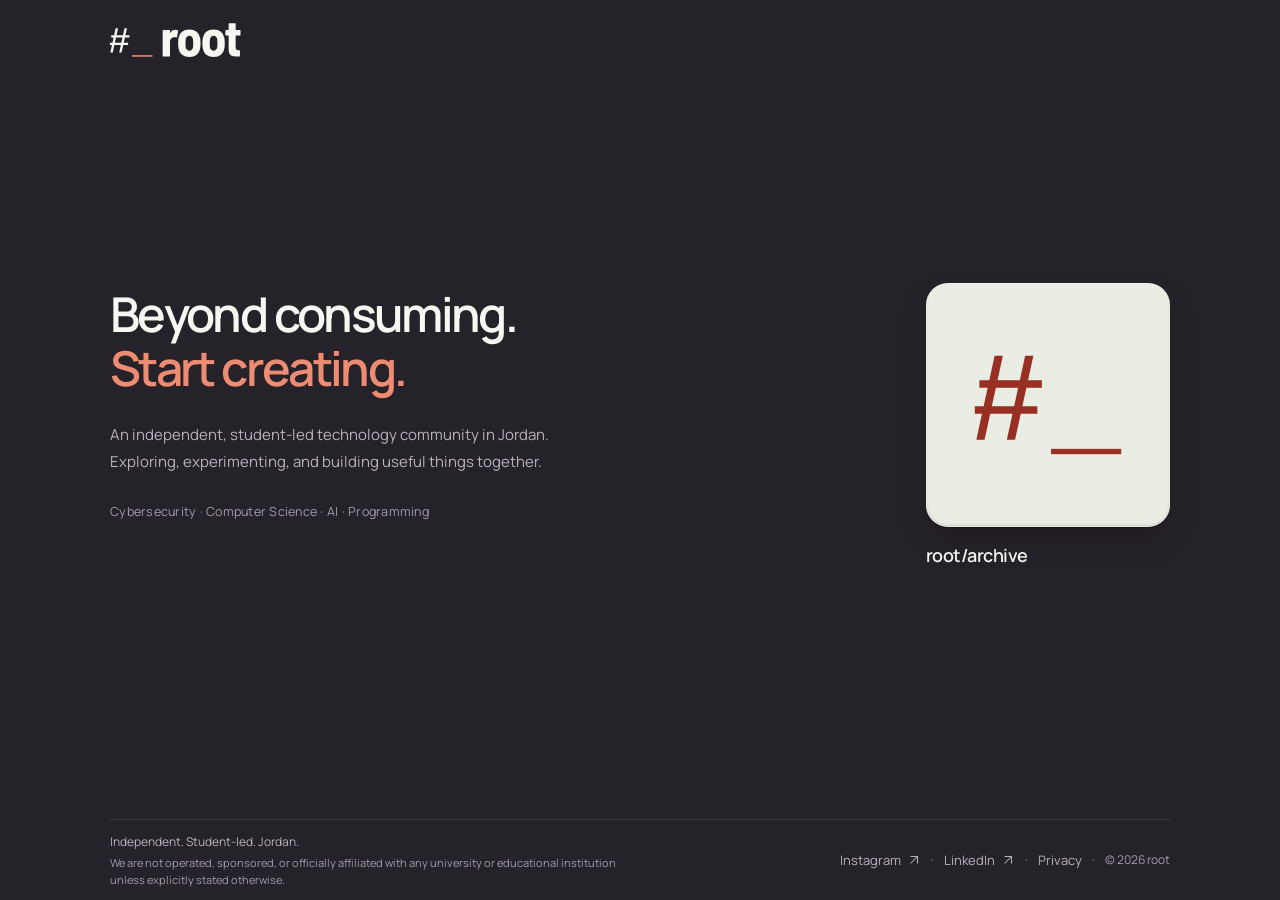
<file: site/index.html>
<!doctype html>
<html lang="en">
<head>
  <meta charset="utf-8">
  <meta name="viewport" content="width=device-width, initial-scale=1">
  <meta name="color-scheme" content="dark">
  <meta name="theme-color" content="#262229">
  <title>root — Beyond consuming. Start creating.</title>
  <meta name="description" content="An independent, student-led technology community in Jordan. Exploring, experimenting, and building useful things together.">
  <link rel="canonical" href="https://rootamman.com/">
  <meta property="og:type" content="website">
  <meta property="og:site_name" content="root">
  <meta property="og:locale" content="en_US">
  <meta property="og:title" content="root — Beyond consuming. Start creating.">
  <meta property="og:description" content="An independent, student-led technology community in Jordan. Exploring, experimenting, and building useful things together.">
  <meta property="og:url" content="https://rootamman.com/">
  <meta property="og:image" content="https://rootamman.com/assets/social/root-og.png">
  <meta property="og:image:width" content="1200">
  <meta property="og:image:height" content="630">
  <meta property="og:image:alt" content="The root wordmark. Beyond consuming. Start creating. Independent. Student-led. Jordan.">
  <meta name="twitter:card" content="summary_large_image">
  <link rel="icon" href="assets/brand/root.svg" type="image/svg+xml">
  <link rel="preload" href="assets/fonts/manrope-latin-wght-5.3.0.woff2" as="font" type="font/woff2" crossorigin>
  <link rel="stylesheet" href="styles.css">
</head>
<body id="top">
  <a class="skip-link" href="#main">Skip to content</a>

  <header class="site-header wrap">
    <a class="brand" href="#top" aria-label="root — home">
      <img src="assets/brand/root-barlow-lockup-dark-transparent.svg" width="900" height="330" alt="root">
    </a>
  </header>

  <main id="main" class="wrap" tabindex="-1">
    <div class="hero">
      <div class="hero-left" id="about">
        <h1>Beyond consuming.<br><span>Start creating.</span></h1>
        <p class="hero-copy">An independent, student-led technology community in Jordan. Exploring, experimenting, and building useful things together.</p>
        <p class="hero-topics">Cybersecurity · Computer Science · AI · Programming</p>
      </div>
      <div class="hero-right">
        <a class="project-archive" href="https://archive.rootamman.com/" aria-labelledby="archive-name">
          <div class="project-art" aria-hidden="true">
            <img src="assets/brand/root-archive.svg" width="2048" height="2048" alt="">
          </div>
          <div class="project-details">
            <h2 id="archive-name">root/archive</h2>
          </div>
        </a>
      </div>
    </div>
  </main>

  <footer class="site-footer wrap" id="connect">
    <div class="footer-left">
      <p class="footer-identity">Independent. Student-led. Jordan.</p>
      <p class="footer-affiliation">We are not operated, sponsored, or officially affiliated with any university or educational institution unless explicitly stated otherwise.</p>
    </div>
    <div class="footer-right">
      <a class="connect-link" href="https://www.instagram.com/rootamman/">Instagram <svg class="arrow" viewBox="0 0 20 20" aria-hidden="true" focusable="false"><path d="m5 15 10-10M5 5h10v10"/></svg></a>
      <span class="footer-sep" aria-hidden="true">·</span>
      <a class="connect-link" href="https://www.linkedin.com/company/rootamman/">LinkedIn <svg class="arrow" viewBox="0 0 20 20" aria-hidden="true" focusable="false"><path d="m5 15 10-10M5 5h10v10"/></svg></a>
      <span class="footer-sep" aria-hidden="true">·</span>
      <a class="connect-link" href="privacy.html">Privacy</a>
      <span class="footer-sep" aria-hidden="true">·</span>
      <p class="copyright">© 2026 root</p>
    </div>
  </footer>
</body>
</html>
</file>
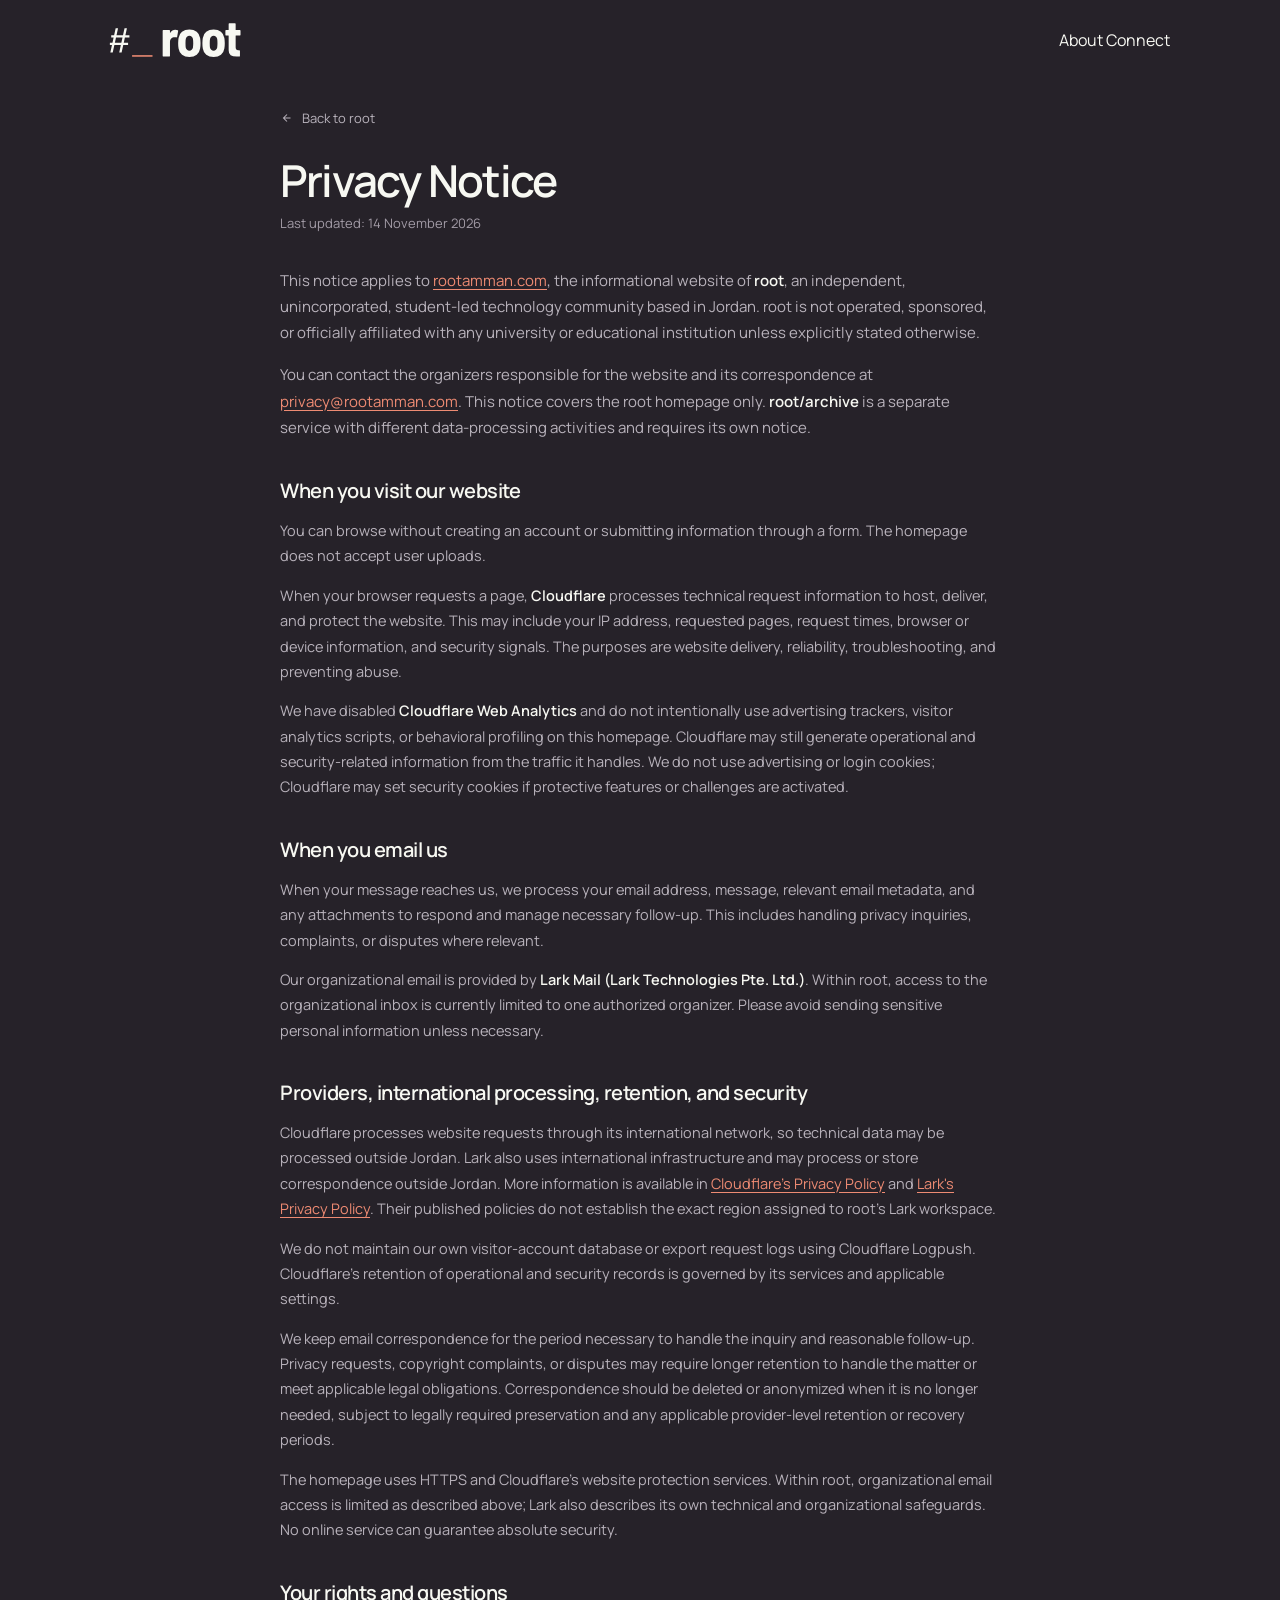
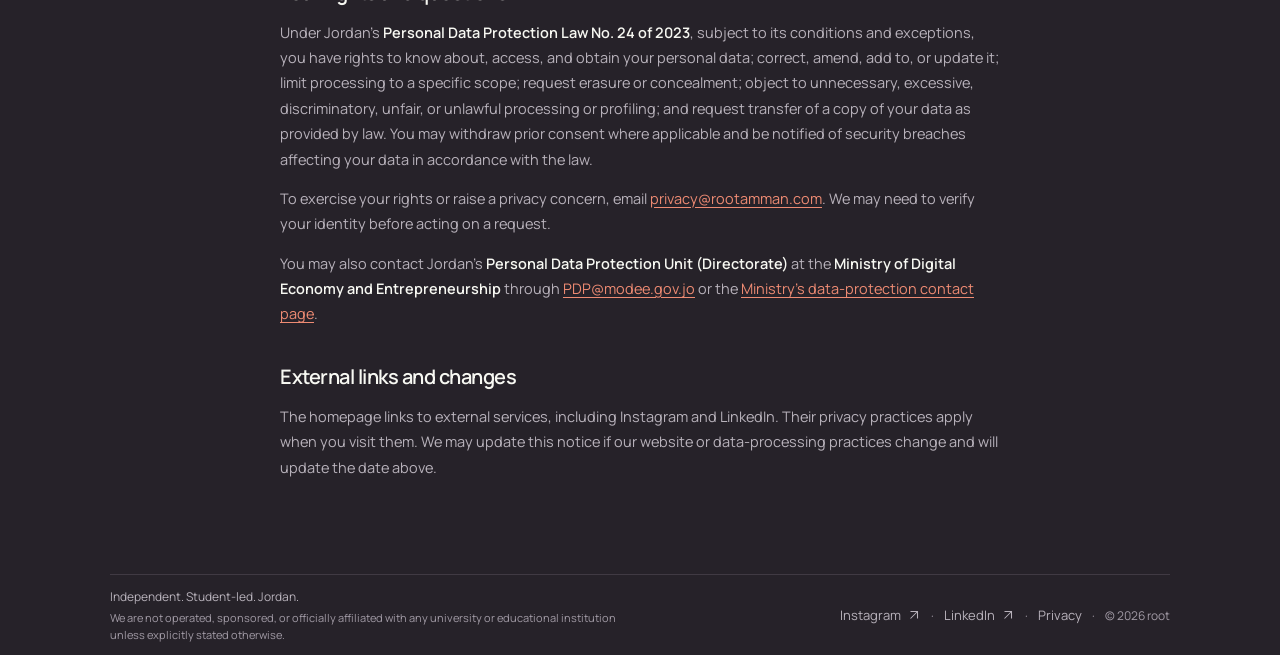
<file: site/privacy.html>
<!doctype html>
<html lang="en">
<head>
  <meta charset="utf-8">
  <meta name="viewport" content="width=device-width, initial-scale=1">
  <meta name="color-scheme" content="dark">
  <meta name="theme-color" content="#262229">
  <title>Privacy Notice — root</title>
  <meta name="description" content="Privacy notice for rootamman.com, the informational website of root.">
  <link rel="canonical" href="https://rootamman.com/privacy">
  <meta property="og:type" content="website">
  <meta property="og:site_name" content="root">
  <meta property="og:locale" content="en_US">
  <meta property="og:title" content="Privacy Notice — root">
  <meta property="og:description" content="Privacy notice for rootamman.com, the informational website of root.">
  <meta property="og:url" content="https://rootamman.com/privacy">
  <meta property="og:image" content="https://rootamman.com/assets/social/root-og.png">
  <meta property="og:image:width" content="1200">
  <meta property="og:image:height" content="630">
  <meta property="og:image:alt" content="The root wordmark. Beyond consuming. Start creating. Independent. Student-led. Jordan.">
  <meta name="twitter:card" content="summary_large_image">
  <link rel="icon" href="assets/brand/root.svg" type="image/svg+xml">
  <link rel="preload" href="assets/fonts/manrope-latin-wght-5.3.0.woff2" as="font" type="font/woff2" crossorigin>
  <link rel="stylesheet" href="styles.css">
</head>
<body id="top">
  <a class="skip-link" href="#main">Skip to content</a>

  <header class="site-header wrap">
    <a class="brand" href="/" aria-label="root — home">
      <img src="assets/brand/root-barlow-lockup-dark-transparent.svg" width="900" height="330" alt="root">
    </a>
    <nav aria-label="Main navigation">
      <a href="/#about">About</a>
      <a href="#connect">Connect</a>
    </nav>
  </header>

  <main id="main" class="legal-wrap" tabindex="-1">
    <a class="back-link" href="/"><svg class="arrow back-arrow" viewBox="0 0 20 20" aria-hidden="true" focusable="false"><path d="M15 10H5M10 15l-5-5 5-5"/></svg> Back to root</a>

    <article class="legal-content">
      <h1>Privacy Notice</h1>
      <p class="legal-date">Last updated: 14 November 2026</p>

      <div class="legal-body">
        <p>This notice applies to <a href="https://rootamman.com">rootamman.com</a>, the informational website of <strong>root</strong>, an independent, unincorporated, student-led technology community based in Jordan. root is not operated, sponsored, or officially affiliated with any university or educational institution unless explicitly stated otherwise.</p>

        <p>You can contact the organizers responsible for the website and its correspondence at <a href="mailto:privacy@rootamman.com">privacy@rootamman.com</a>. This notice covers the root homepage only. <strong>root/archive</strong> is a separate service with different data-processing activities and requires its own notice.</p>

        <section aria-labelledby="heading-visit">
          <h2 id="heading-visit">When you visit our website</h2>
          <p>You can browse without creating an account or submitting information through a form. The homepage does not accept user uploads.</p>
          <p>When your browser requests a page, <strong>Cloudflare</strong> processes technical request information to host, deliver, and protect the website. This may include your IP address, requested pages, request times, browser or device information, and security signals. The purposes are website delivery, reliability, troubleshooting, and preventing abuse.</p>
          <p>We have disabled <strong>Cloudflare Web Analytics</strong> and do not intentionally use advertising trackers, visitor analytics scripts, or behavioral profiling on this homepage. Cloudflare may still generate operational and security-related information from the traffic it handles. We do not use advertising or login cookies; Cloudflare may set security cookies if protective features or challenges are activated.</p>
        </section>

        <section aria-labelledby="heading-email">
          <h2 id="heading-email">When you email us</h2>
          <p>When your message reaches us, we process your email address, message, relevant email metadata, and any attachments to respond and manage necessary follow-up. This includes handling privacy inquiries, complaints, or disputes where relevant.</p>
          <p>Our organizational email is provided by <strong>Lark Mail (Lark Technologies Pte. Ltd.)</strong>. Within root, access to the organizational inbox is currently limited to one authorized organizer. Please avoid sending sensitive personal information unless necessary.</p>
        </section>

        <section aria-labelledby="heading-providers">
          <h2 id="heading-providers">Providers, international processing, retention, and security</h2>
          <p>Cloudflare processes website requests through its international network, so technical data may be processed outside Jordan. Lark also uses international infrastructure and may process or store correspondence outside Jordan. More information is available in <a href="https://www.cloudflare.com/privacypolicy/" target="_blank" rel="noopener noreferrer">Cloudflare's Privacy Policy</a> and <a href="https://www.larksuite.com/privacy-policy" target="_blank" rel="noopener noreferrer">Lark's Privacy Policy</a>. Their published policies do not establish the exact region assigned to root's Lark workspace.</p>
          <p>We do not maintain our own visitor-account database or export request logs using Cloudflare Logpush. Cloudflare's retention of operational and security records is governed by its services and applicable settings.</p>
          <p>We keep email correspondence for the period necessary to handle the inquiry and reasonable follow-up. Privacy requests, copyright complaints, or disputes may require longer retention to handle the matter or meet applicable legal obligations. Correspondence should be deleted or anonymized when it is no longer needed, subject to legally required preservation and any applicable provider-level retention or recovery periods.</p>
          <p>The homepage uses HTTPS and Cloudflare's website protection services. Within root, organizational email access is limited as described above; Lark also describes its own technical and organizational safeguards. No online service can guarantee absolute security.</p>
        </section>

        <section aria-labelledby="heading-rights">
          <h2 id="heading-rights">Your rights and questions</h2>
          <p>Under Jordan's <strong>Personal Data Protection Law No. 24 of 2023</strong>, subject to its conditions and exceptions, you have rights to know about, access, and obtain your personal data; correct, amend, add to, or update it; limit processing to a specific scope; request erasure or concealment; object to unnecessary, excessive, discriminatory, unfair, or unlawful processing or profiling; and request transfer of a copy of your data as provided by law. You may withdraw prior consent where applicable and be notified of security breaches affecting your data in accordance with the law.</p>
          <p>To exercise your rights or raise a privacy concern, email <a href="mailto:privacy@rootamman.com">privacy@rootamman.com</a>. We may need to verify your identity before acting on a request.</p>
          <p>You may also contact Jordan's <strong>Personal Data Protection Unit (Directorate)</strong> at the <strong>Ministry of Digital Economy and Entrepreneurship</strong> through <a href="mailto:PDP@modee.gov.jo">PDP@modee.gov.jo</a> or the <a href="https://www.modee.gov.jo/EN/Pages/Contact_Us_pdp_En" target="_blank" rel="noopener noreferrer">Ministry's data-protection contact page</a>.</p>
        </section>

        <section aria-labelledby="heading-external">
          <h2 id="heading-external">External links and changes</h2>
          <p>The homepage links to external services, including Instagram and LinkedIn. Their privacy practices apply when you visit them. We may update this notice if our website or data-processing practices change and will update the date above.</p>
        </section>
      </div>
    </article>
  </main>

  <footer class="site-footer wrap" id="connect">
    <div class="footer-left">
      <p class="footer-identity">Independent. Student-led. Jordan.</p>
      <p class="footer-affiliation">We are not operated, sponsored, or officially affiliated with any university or educational institution unless explicitly stated otherwise.</p>
    </div>
    <div class="footer-right">
      <a class="connect-link" href="https://www.instagram.com/rootamman/">Instagram <svg class="arrow" viewBox="0 0 20 20" aria-hidden="true" focusable="false"><path d="m5 15 10-10M5 5h10v10"/></svg></a>
      <span class="footer-sep" aria-hidden="true">·</span>
      <a class="connect-link" href="https://www.linkedin.com/company/rootamman/">LinkedIn <svg class="arrow" viewBox="0 0 20 20" aria-hidden="true" focusable="false"><path d="m5 15 10-10M5 5h10v10"/></svg></a>
      <span class="footer-sep" aria-hidden="true">·</span>
      <a class="connect-link" href="privacy.html" aria-current="page">Privacy</a>
      <span class="footer-sep" aria-hidden="true">·</span>
      <p class="copyright">© 2026 root</p>
    </div>
  </footer>
</body>
</html>
</file>
<file: site/styles.css>
@font-face {
  font-family: Manrope;
  src: url("assets/fonts/manrope-latin-wght-5.3.0.woff2") format("woff2");
  font-style: normal;
  font-weight: 200 800;
  font-display: swap;
}

:root {
  color-scheme: dark;
  --plum: #262229;
  --cream: #f7f8f2;
  --coral: #ee8b73;
  --muted: #b8b2bb;
  --quiet: #a29ba6;
  --line: #403a43;
  --font: Manrope, "Segoe UI", Arial, sans-serif;
}

*, *::before, *::after { box-sizing: border-box; }
html { scroll-behavior: smooth; scroll-padding-top: 24px; }
body { min-height: 100svh; margin: 0; display: flex; flex-direction: column; background: var(--plum); color: var(--cream); font-family: var(--font); -webkit-font-smoothing: antialiased; }
::selection { background: var(--coral); color: var(--plum); }
a { color: inherit; text-decoration: none; -webkit-tap-highlight-color: transparent; }
a:focus-visible { outline: 2px solid var(--coral); outline-offset: 7px; border-radius: 4px; }
p, h1, h2, h3 { margin: 0; }
img { display: block; max-width: 100%; height: auto; }
.wrap { width: min(1060px, calc(100% - 96px)); margin-inline: auto; }
.visually-hidden { position: absolute; width: 1px; height: 1px; padding: 0; margin: -1px; overflow: hidden; clip-path: inset(50%); white-space: nowrap; border: 0; }
.skip-link { position: fixed; z-index: 10; left: 20px; top: 16px; padding: 12px 20px; background: var(--cream); color: var(--plum); font-size: 14px; font-weight: 500; border-radius: 6px; transform: translateY(-160%); transition: transform 180ms ease; }
.skip-link:focus { transform: none; }
.arrow { display: block; width: 19px; height: 19px; flex: 0 0 auto; fill: none; stroke: currentColor; stroke-width: 1.5; }

/* ── Header ───────────────────────────────────────────────────── */

.site-header { display: flex; align-items: center; justify-content: space-between; min-height: 80px; padding-block: 12px; }
.brand { display: block; width: 148px; margin-left: -9px; flex-shrink: 0; }
.brand img { width: 100%; }

/* ── Hero — split layout ──────────────────────────────────────── */

main.wrap { flex: 1; display: flex; flex-direction: column; justify-content: center; padding-block: 0 48px; }
main:focus { outline: none; }

.hero {
  display: grid;
  grid-template-columns: 1.2fr 1fr;
  align-items: start;
  gap: 64px;
}

/* Left: identity + copy */
.hero-left {
  padding-top: 4px; /* optical alignment with top edge of card */
}

.hero-left h1 {
  font-size: clamp(38px, 3.8vw, 48px);
  font-weight: 600;
  line-height: 1.12;
  letter-spacing: -.055em;
}
.hero-left h1 span { color: var(--coral); }

.hero-copy {
  margin-top: 28px;
  max-width: 440px;
  font-size: 15px;
  line-height: 1.75;
  color: var(--muted);
}

.hero-topics {
  margin-top: 28px;
  font-size: 12.5px;
  letter-spacing: .02em;
  color: var(--quiet);
}

/* Right: featured project */
.hero-right {
  display: flex;
  flex-direction: column;
  align-items: flex-end;
}

.project-archive {
  display: flex;
  flex-direction: column;
  align-items: flex-start;
  text-align: left;
  cursor: pointer;
}
.project-archive:hover .project-art,
.project-archive:focus-visible .project-art { transform: translateY(-2px); }

.project-art {
  width: clamp(210px, 24vw, 244px);
  max-width: 100%;
  aspect-ratio: 1;
  position: relative;
  isolation: isolate;
  border-radius: 22px;
  box-shadow:
    0 1px 1px rgb(9 6 12 / .3),
    0 14px 28px rgb(9 6 12 / .18);
  transition: transform 220ms ease, box-shadow 220ms ease;
}
.project-art img { width: 100%; height: 100%; border-radius: inherit; }
.project-art::after {
  content: "";
  position: absolute;
  inset: 0;
  pointer-events: none;
  border-radius: inherit;
  border: 1px solid rgb(247 248 242 / .08);
  border-top-color: rgb(255 255 255 / .32);
  border-left-color: rgb(255 255 255 / .16);
  box-shadow:
    inset 0 1px 2px rgb(255 255 255 / .22),
    inset 0 -1px 2px rgb(20 15 24 / .14);
  transition: border-color 220ms ease, box-shadow 220ms ease;
}

.project-details { margin-top: 16px; width: 100%; }
.project-details h2 {
  display: flex;
  justify-content: flex-start;
  align-items: center;
  gap: 8px;
  font-size: 18px;
  font-weight: 600;
  line-height: 1.4;
  letter-spacing: -.03em;
}

/* ── Footer ───────────────────────────────────────────────────── */

.site-footer {
  display: flex;
  gap: 32px;
  align-items: center;
  justify-content: space-between;
  min-height: 56px;
  padding-block: 12px;
  border-top: 1px solid var(--line);
}
.footer-left { display: flex; flex-direction: column; gap: 4px; }
.footer-identity { color: var(--muted); font-size: 12px; line-height: 1.6; }
.footer-affiliation { color: var(--quiet); font-size: 11px; line-height: 1.5; max-width: 520px; }
.footer-right { display: flex; align-items: center; gap: 10px; flex-shrink: 0; }
.footer-sep { color: var(--quiet); font-size: 12px; }
.connect-link { display: inline-flex; gap: 6px; min-height: 44px; align-items: center; color: var(--muted); font-size: 13px; transition: color 180ms ease; }
.connect-link:hover { color: var(--cream); }
.connect-link .arrow { width: 14px; height: 14px; }
.copyright { color: var(--quiet); font-size: 12px; text-align: right; }

/* ── 404 ──────────────────────────────────────────────────────── */

.not-found { min-height: 70vh; display: flex; flex-direction: column; justify-content: center; align-items: flex-start; padding-block: 50px; }
.not-found h1 { margin-top: 20px; font-size: clamp(40px, 6vw, 72px); font-weight: 500; letter-spacing: -.06em; }
.not-found > p { color: var(--muted); line-height: 1.8; margin-top: 20px; }
.not-found .connect-link { margin-top: 28px; color: var(--coral); }

/* ── Legal / Privacy Page ─────────────────────────────────────── */

.legal-wrap {
  width: min(720px, calc(100% - 64px));
  margin-inline: auto;
  padding-block: 28px 80px;
}
.legal-wrap:focus { outline: none; }
.back-link {
  display: inline-flex;
  align-items: center;
  gap: 8px;
  color: var(--muted);
  font-size: 13px;
  margin-bottom: 28px;
  transition: color 180ms ease;
}
.back-link:hover { color: var(--cream); }
.back-link .arrow { width: 14px; height: 14px; }
.legal-content h1 {
  font-size: clamp(32px, 4vw, 44px);
  font-weight: 600;
  letter-spacing: -.04em;
  color: var(--cream);
  line-height: 1.15;
}
.legal-date {
  margin-top: 8px;
  margin-bottom: 36px;
  color: var(--quiet);
  font-size: 13px;
}
.legal-body > p {
  color: var(--muted);
  font-size: 15px;
  line-height: 1.75;
  margin-bottom: 16px;
}
.legal-body section {
  margin-top: 36px;
}
.legal-body h2 {
  font-size: 20px;
  font-weight: 600;
  letter-spacing: -.025em;
  color: var(--cream);
  margin-bottom: 14px;
}
.legal-body section p {
  color: var(--muted);
  font-size: 14.5px;
  line-height: 1.75;
  margin-bottom: 14px;
}
.legal-body strong {
  color: var(--cream);
  font-weight: 600;
}
.legal-body a {
  color: var(--coral);
  text-decoration: underline;
  text-underline-offset: 3px;
  transition: opacity 180ms ease;
}
.legal-body a:hover {
  opacity: .85;
}

/* ── Responsive ───────────────────────────────────────────────── */

@media (max-width: 900px) {
  .wrap { width: calc(100% - 64px); }
  .hero { gap: 40px; grid-template-columns: 1.1fr 1fr; }
  .hero-left h1 { font-size: 34px; }
  .project-art { width: clamp(180px, 28vw, 230px); }
  .site-footer { flex-wrap: wrap; gap: 12px 24px; }
}

@media (max-width: 700px) {
  .wrap { width: calc(100% - 48px); }
  .hero {
    grid-template-columns: 1fr;
    gap: 36px;
    text-align: left;
  }
  .hero-right { align-items: flex-start; }
  .project-archive { align-items: flex-start; text-align: left; }
  .project-details h2 { justify-content: flex-start; }
  main.wrap { padding-block: 16px 32px; justify-content: flex-start; padding-top: 24px; }
  .site-footer { flex-direction: column; align-items: flex-start; gap: 12px; }
}

@media (max-width: 480px) {
  .wrap { width: calc(100% - 40px); }
  .site-header { min-height: 72px; padding-block: 10px; }
  .brand { width: 124px; margin-left: -7px; }
  .hero-left h1 { font-size: clamp(28px, 8vw, 36px); line-height: 1.14; letter-spacing: -.05em; }
  .hero-copy { font-size: 14px; margin-top: 18px; }
  .hero-topics { margin-top: 16px; }
  .project-art { width: 200px; border-radius: 18px; }
  .project-details h2 { font-size: 17px; }
  .site-footer { flex-direction: column; align-items: flex-start; gap: 12px; padding-block: 10px 18px; }
  .footer-affiliation { font-size: 10.5px; }
  .footer-right { flex-wrap: wrap; gap: 6px 8px; }
  .connect-link { font-size: 12px; }
  .copyright { font-size: 11px; }
}

@media (prefers-reduced-motion: reduce) {
  html { scroll-behavior: auto; }
  *, *::before, *::after { transition: none !important; animation: none !important; }
}
</file>
